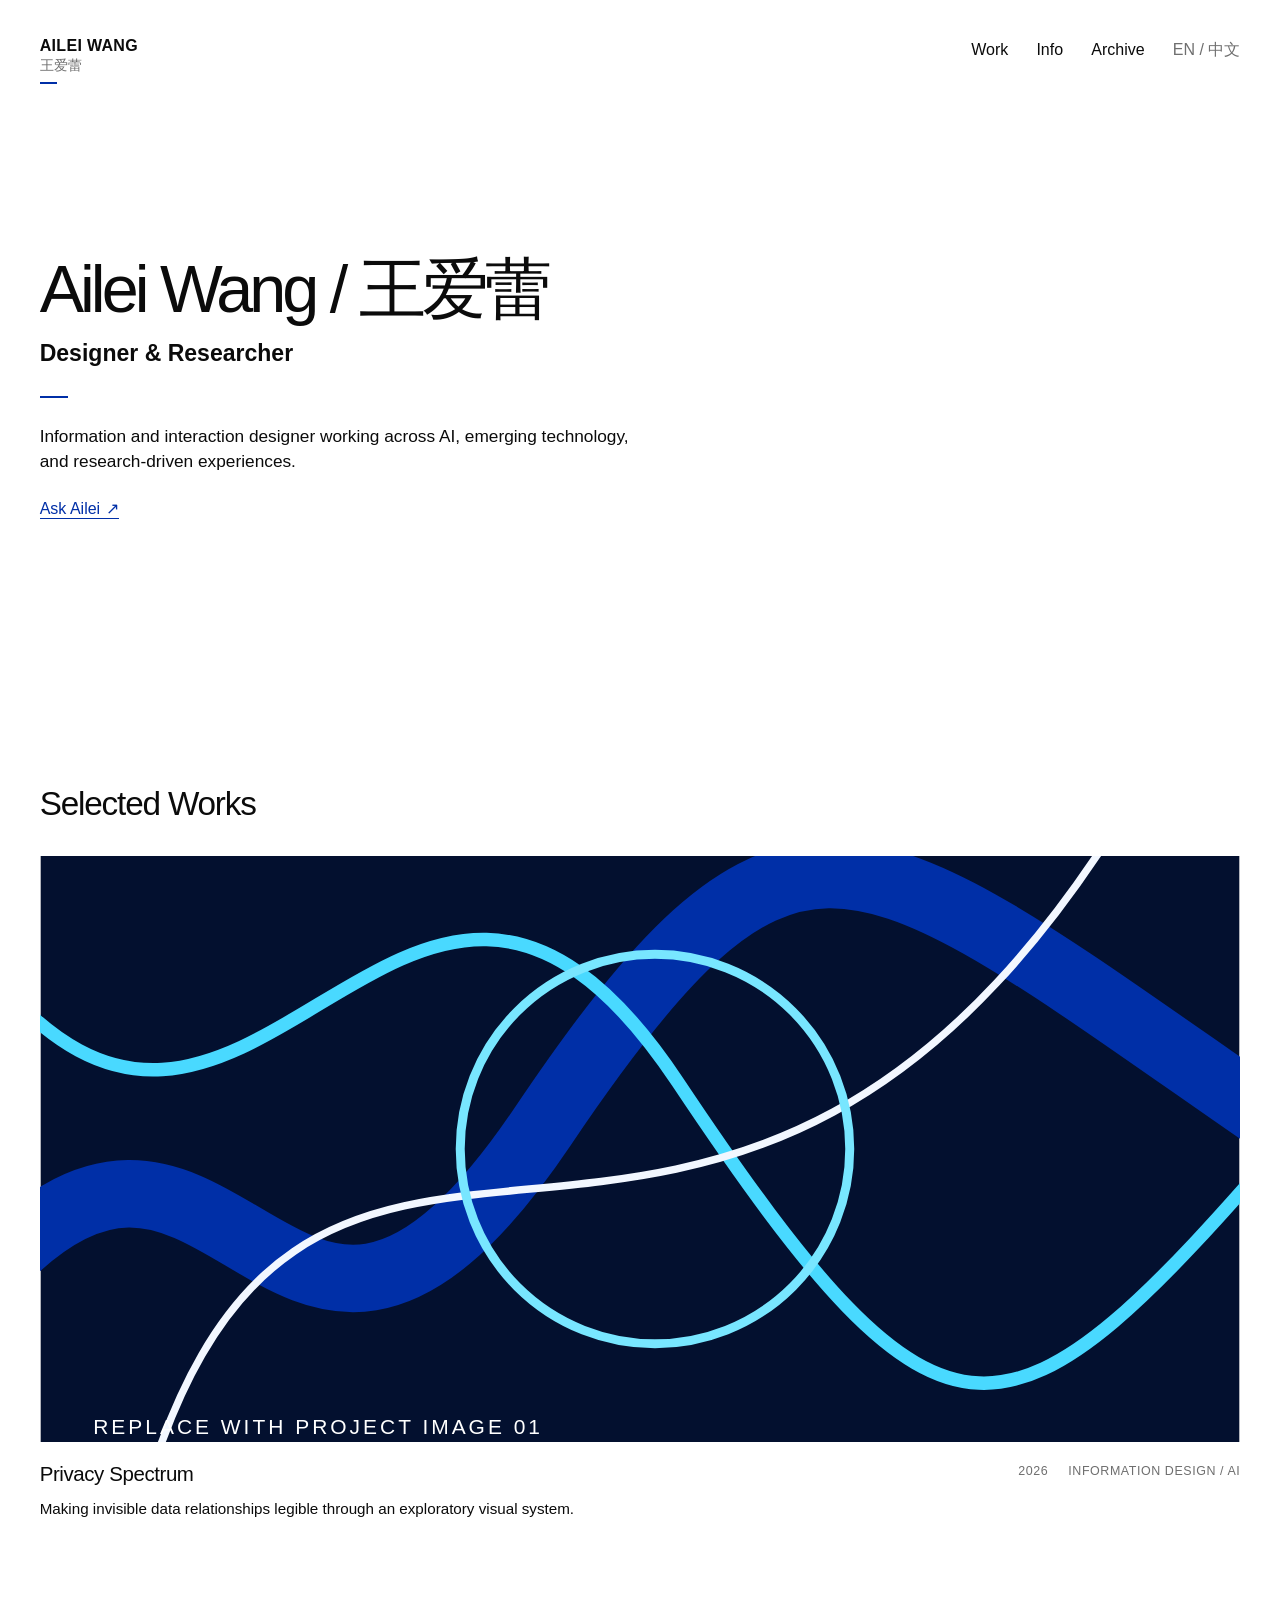
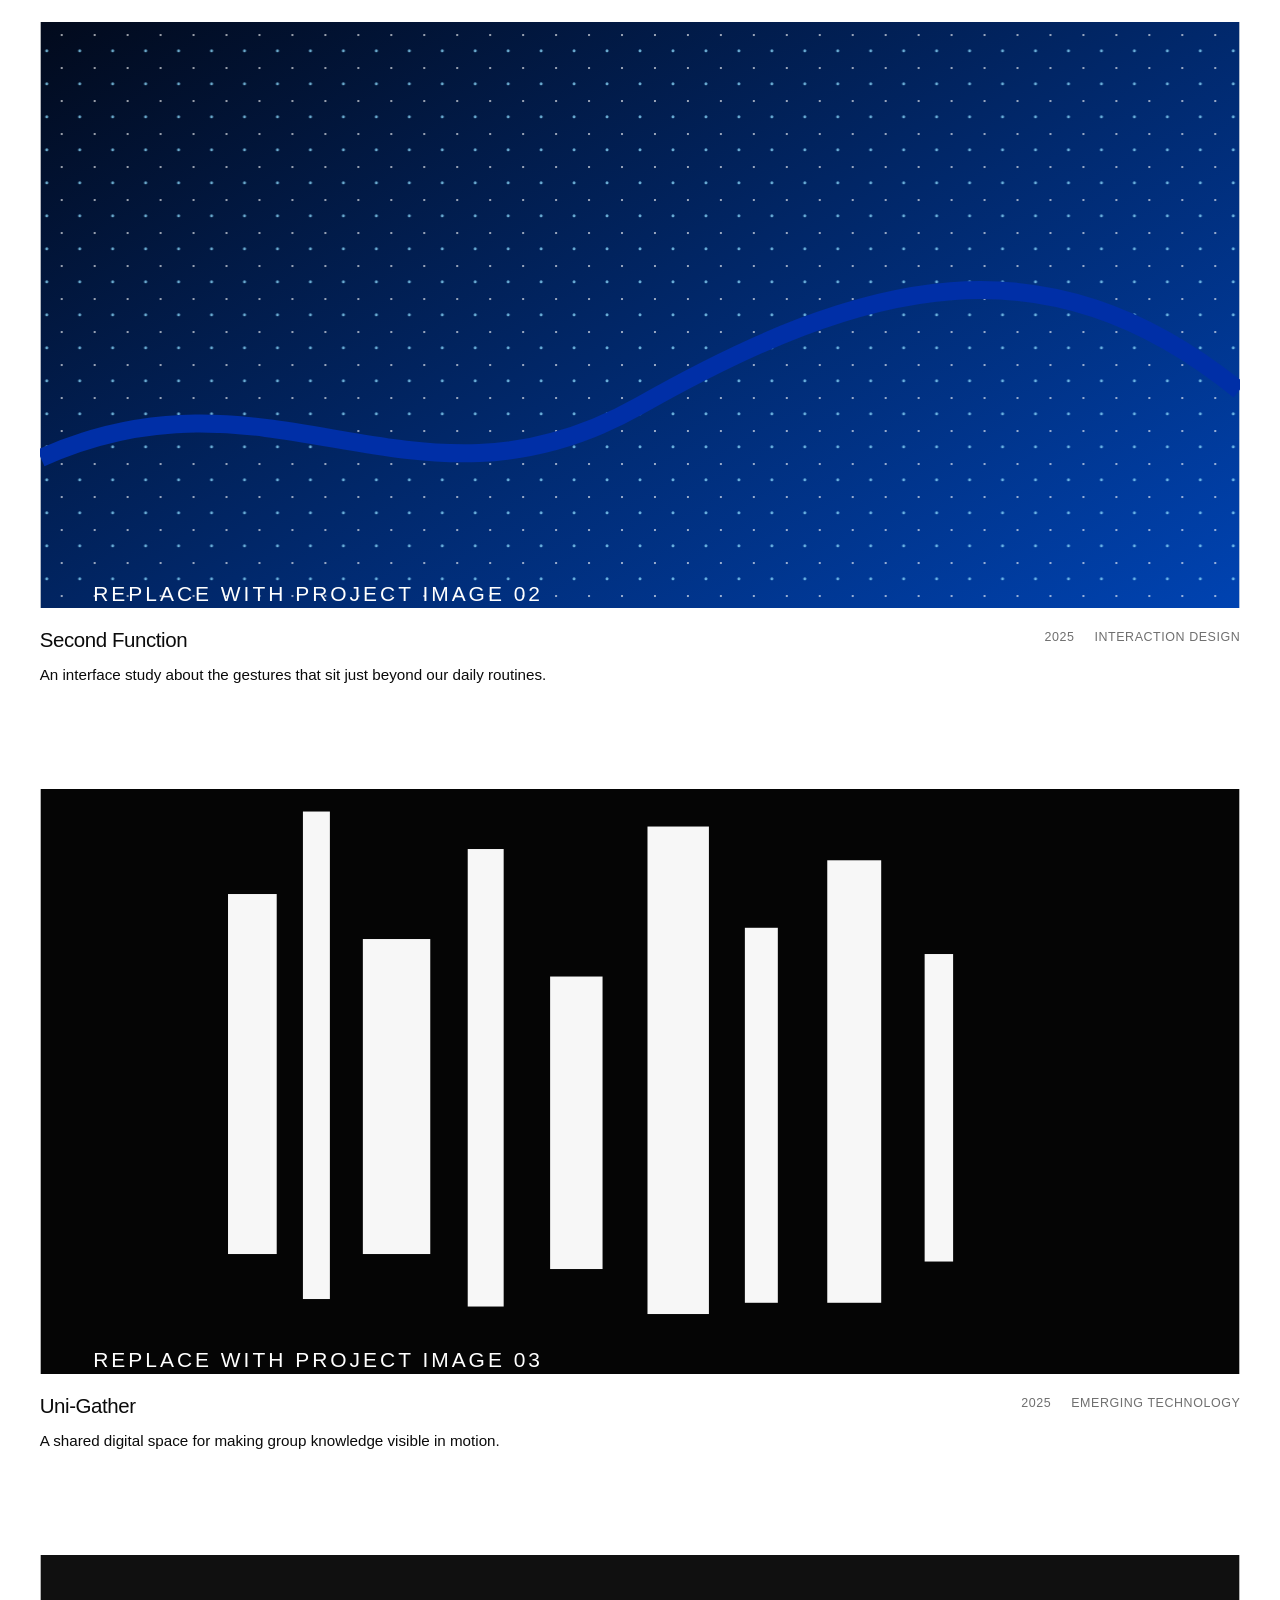
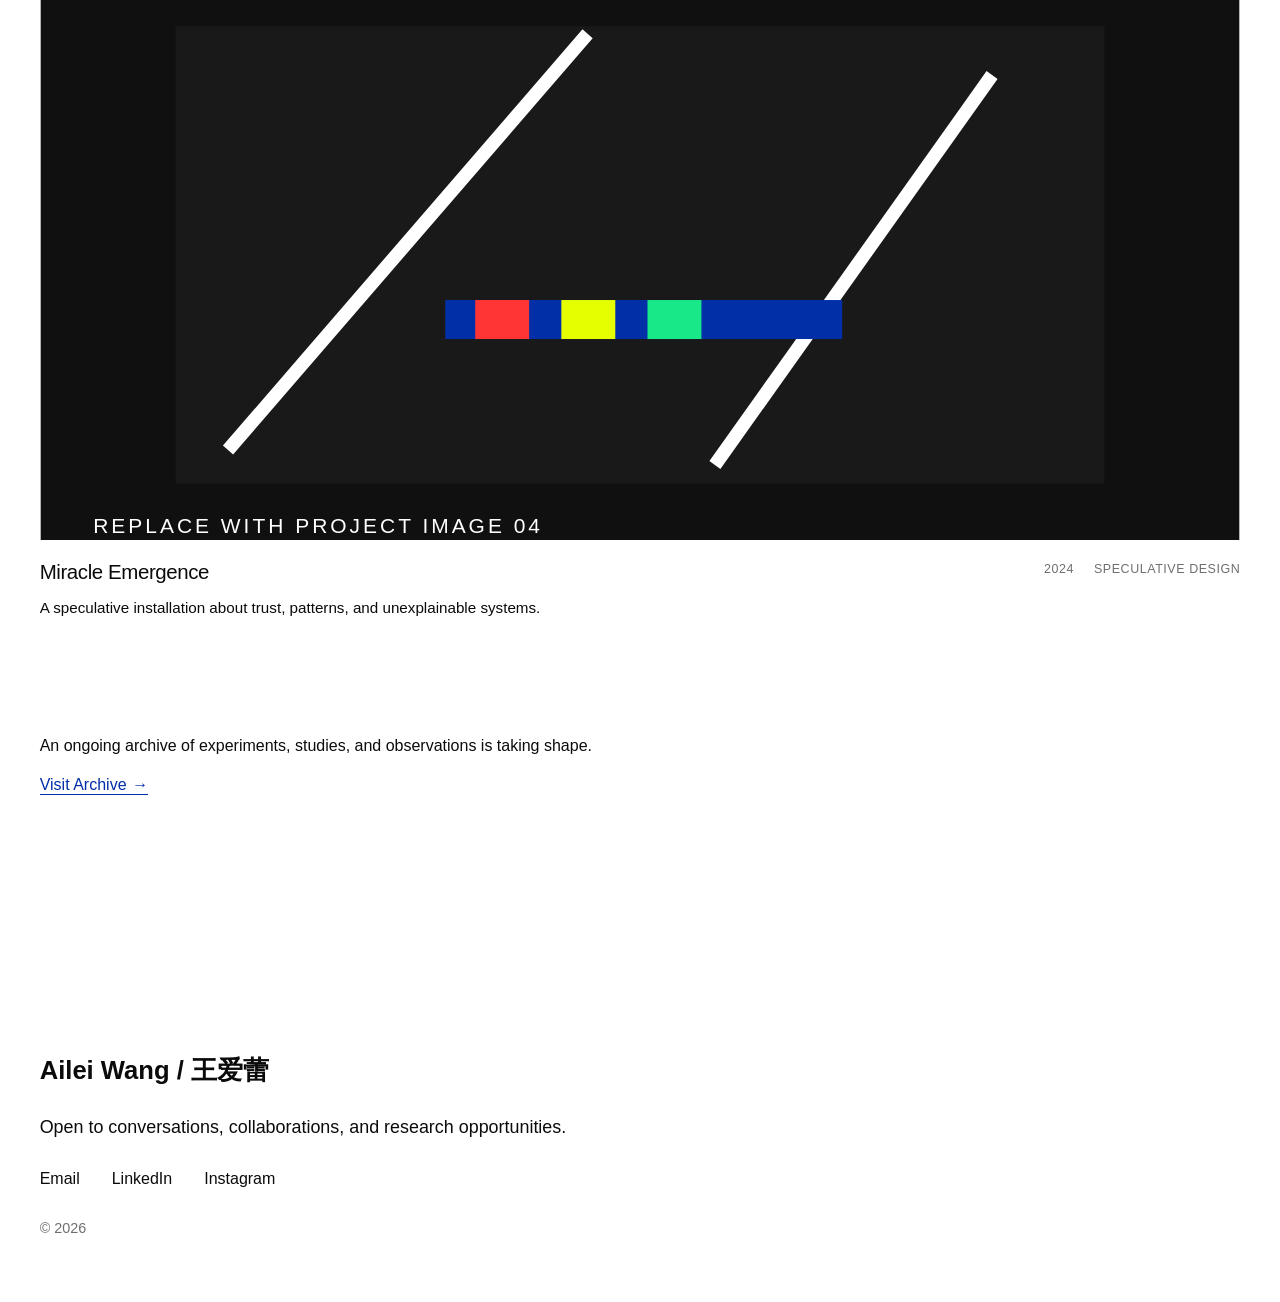
<file: index.html>
<!doctype html>
<html lang="en">
  <head>
    <meta charset="utf-8" />
    <meta name="viewport" content="width=device-width, initial-scale=1" />
    <meta name="description" content="Ailei Wang — information and interaction designer working across AI, emerging technology, and visual storytelling." />
    <meta name="theme-color" content="#ffffff" />
    <link rel="icon" type="image/svg+xml" href="data:image/svg+xml,%3Csvg xmlns='http://www.w3.org/2000/svg' viewBox='0 0 32 32'%3E%3Crect width='32' height='32' fill='%23002FA7'/%3E%3Cpath d='M7 24 15.5 7 25 24h-5l-1.4-3.5H13L11.5 24Z' fill='white'/%3E%3C/svg%3E" />
    <link rel="stylesheet" href="styles.css" />
    <script src="script.js" defer></script>
    <title>Ailei Wang — Information &amp; Interaction Designer</title>
  </head>
  <body>
    <a class="skip-link" href="#main">Skip to content</a>
    <header class="site-header site-shell">
      <a class="brand" href="index.html" aria-label="Ailei Wang, home" aria-current="page">
        <span class="brand__latin">AILEI WANG</span>
        <span class="brand__chinese">王爱蕾</span>
      </a>
      <nav class="site-nav" aria-label="Primary navigation">
        <ul class="site-nav__links">
          <li><a href="work.html">Work</a></li>
          <li><a href="info.html">Info</a></li>
          <li><a href="archive.html">Archive</a></li>
        </ul>
        <button class="language-toggle" type="button" data-language-toggle aria-label="切换到中文">EN / 中文</button>
      </nav>
    </header>

    <main id="main" class="site-shell">
      <section class="home-intro reveal" aria-labelledby="home-title">
        <h1 id="home-title" class="home-intro__title">Ailei Wang / 王爱蕾</h1>
        <p class="home-intro__role" data-en="Designer &amp; Researcher" data-zh="设计师与研究者">Designer &amp; Researcher</p>
        <hr class="home-intro__rule" />
        <p class="home-intro__summary" data-en="Information and interaction designer working across AI, emerging technology, and research-driven experiences." data-zh="信息与交互设计师，关注人工智能、新兴技术与研究驱动的体验。">Information and interaction designer working across AI, emerging technology, and research-driven experiences.</p>
        <a class="text-link" href="mailto:hello@aileiwang.com"><span data-en="Ask Ailei" data-zh="联系爱蕾">Ask Ailei</span> ↗</a>
      </section>

      <section class="selected-works" aria-labelledby="selected-title">
        <div class="selected-works__header reveal">
          <h2 id="selected-title" class="section-heading" data-en="Selected Works" data-zh="精选作品">Selected Works</h2>
        </div>

        <div class="project-list">
          <a class="project-card reveal" href="work.html#privacy-spectrum">
            <div class="project-card__image-wrap">
              <!-- Replace this src with your own project image, keeping the same aspect ratio. -->
              <img class="project-card__image" src="assets/project-01.svg" alt="Blue abstract placeholder for Privacy Spectrum" width="1600" height="780" />
            </div>
            <div class="project-card__caption">
              <h3 class="project-card__title">Privacy Spectrum</h3>
              <p class="project-card__description" data-en="Making invisible data relationships legible through an exploratory visual system." data-zh="通过探索性的视觉系统，让不可见的数据关系变得清晰可读。">Making invisible data relationships legible through an exploratory visual system.</p>
              <div class="project-card__meta meta"><span>2026</span><span>Information Design / AI</span></div>
            </div>
          </a>

          <a class="project-card reveal" href="work.html#second-function">
            <div class="project-card__image-wrap">
              <img class="project-card__image" src="assets/project-02.svg" alt="Dark blue abstract placeholder for Second Function" width="1600" height="780" />
            </div>
            <div class="project-card__caption">
              <h3 class="project-card__title">Second Function</h3>
              <p class="project-card__description" data-en="An interface study about the gestures that sit just beyond our daily routines." data-zh="一项关于日常行为之外微小手势的界面研究。">An interface study about the gestures that sit just beyond our daily routines.</p>
              <div class="project-card__meta meta"><span>2025</span><span>Interaction Design</span></div>
            </div>
          </a>

          <a class="project-card reveal" href="work.html#uni-gather">
            <div class="project-card__image-wrap">
              <img class="project-card__image" src="assets/project-03.svg" alt="Black and white abstract placeholder for Uni-Gather" width="1600" height="780" />
            </div>
            <div class="project-card__caption">
              <h3 class="project-card__title">Uni-Gather</h3>
              <p class="project-card__description" data-en="A shared digital space for making group knowledge visible in motion." data-zh="一个让群体知识在动态中显现的共享数字空间。">A shared digital space for making group knowledge visible in motion.</p>
              <div class="project-card__meta meta"><span>2025</span><span>Emerging Technology</span></div>
            </div>
          </a>

          <a class="project-card reveal" href="work.html#miracle-emergence">
            <div class="project-card__image-wrap">
              <img class="project-card__image" src="assets/project-04.svg" alt="Geometric placeholder for Miracle Emergence" width="1600" height="780" />
            </div>
            <div class="project-card__caption">
              <h3 class="project-card__title">Miracle Emergence</h3>
              <p class="project-card__description" data-en="A speculative installation about trust, patterns, and unexplainable systems." data-zh="一件关于信任、模式与不可解释系统的推想式装置。">A speculative installation about trust, patterns, and unexplainable systems.</p>
              <div class="project-card__meta meta"><span>2024</span><span>Speculative Design</span></div>
            </div>
          </a>
        </div>

        <div class="archive-callout reveal">
          <p data-en="An ongoing archive of experiments, studies, and observations is taking shape." data-zh="实验、研究与观察仍在持续汇入归档。">An ongoing archive of experiments, studies, and observations is taking shape.</p>
          <a class="text-link" href="archive.html"><span data-en="Visit Archive" data-zh="查看归档">Visit Archive</span> →</a>
        </div>
      </section>
    </main>

    <footer class="site-footer site-shell reveal">
      <p class="site-footer__name">Ailei Wang / 王爱蕾</p>
      <p class="site-footer__note" data-en="Open to conversations, collaborations, and research opportunities." data-zh="期待交流、合作与研究机会。">Open to conversations, collaborations, and research opportunities.</p>
      <ul class="site-footer__links">
        <li><a href="mailto:hello@aileiwang.com">Email</a></li>
        <li><a href="#" aria-label="LinkedIn — replace this placeholder URL">LinkedIn</a></li>
        <li><a href="#" aria-label="Instagram — replace this placeholder URL">Instagram</a></li>
      </ul>
      <p class="site-footer__copyright">© <span data-current-year>2026</span></p>
    </footer>
  </body>
</html>
</file>
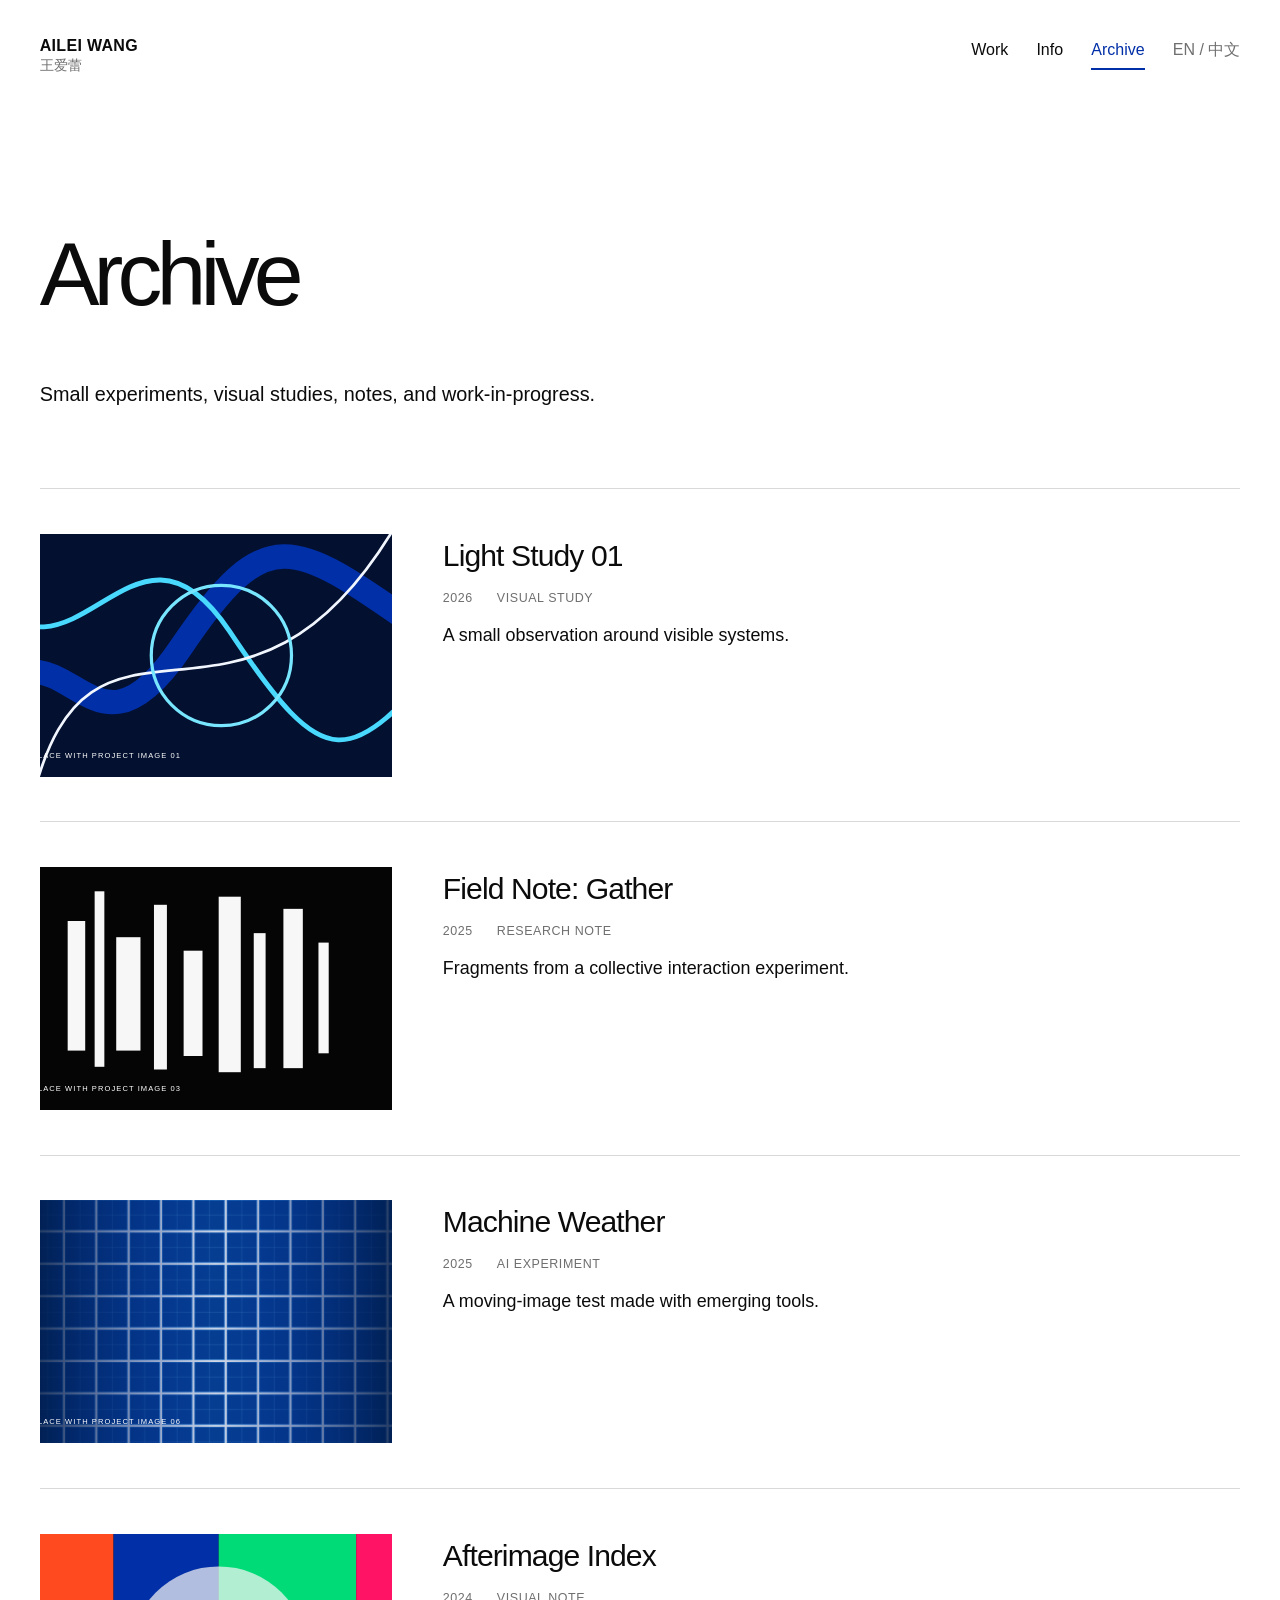
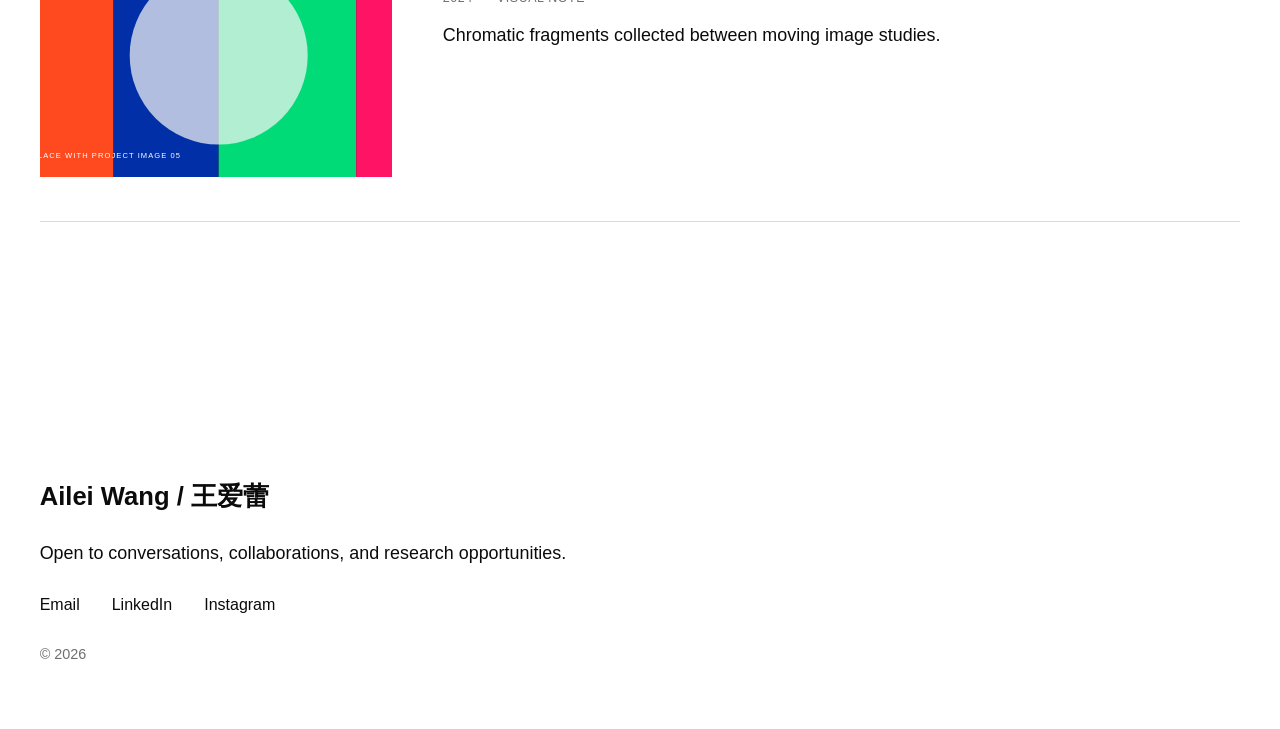
<file: archive.html>
<!doctype html>
<html lang="en">
  <head>
    <meta charset="utf-8" />
    <meta name="viewport" content="width=device-width, initial-scale=1" />
    <meta name="description" content="Archive of studies, notes, and works in progress by Ailei Wang." />
    <link rel="icon" type="image/svg+xml" href="data:image/svg+xml,%3Csvg xmlns='http://www.w3.org/2000/svg' viewBox='0 0 32 32'%3E%3Crect width='32' height='32' fill='%23002FA7'/%3E%3Cpath d='M7 24 15.5 7 25 24h-5l-1.4-3.5H13L11.5 24Z' fill='white'/%3E%3C/svg%3E" />
    <link rel="stylesheet" href="styles.css" />
    <script src="script.js" defer></script>
    <title>Archive — Ailei Wang</title>
  </head>
  <body>
    <a class="skip-link" href="#main">Skip to content</a>
    <header class="site-header site-shell">
      <a class="brand" href="index.html" aria-label="Ailei Wang, home"><span class="brand__latin">AILEI WANG</span><span class="brand__chinese">王爱蕾</span></a>
      <nav class="site-nav" aria-label="Primary navigation"><ul class="site-nav__links"><li><a href="work.html">Work</a></li><li><a href="info.html">Info</a></li><li><a href="archive.html" aria-current="page">Archive</a></li></ul><button class="language-toggle" type="button" data-language-toggle aria-label="切换到中文">EN / 中文</button></nav>
    </header>

    <main id="main" class="site-shell">
      <section class="page-hero reveal" aria-labelledby="page-title">
        <h1 id="page-title" class="display-title" data-en="Archive" data-zh="归档">Archive</h1>
        <p class="page-hero__intro" data-en="Small experiments, visual studies, notes, and work-in-progress." data-zh="小型实验、视觉研究、笔记与进行中的作品。">Small experiments, visual studies, notes, and work-in-progress.</p>
      </section>

      <section class="archive-list" aria-label="Timeline archive">
        <article class="archive-entry reveal">
          <div class="archive-entry__image-wrap"><img class="archive-entry__image" src="assets/project-01.svg" alt="Blue abstract placeholder for Light Study 01" width="700" height="480" /></div>
          <div><h2 class="archive-entry__title">Light Study 01</h2><div class="archive-entry__meta meta"><time datetime="2026">2026</time><span>Visual Study</span></div><p class="archive-entry__description" data-en="A small observation around visible systems." data-zh="一次围绕可见系统的微小观察。">A small observation around visible systems.</p></div>
        </article>
        <article class="archive-entry reveal">
          <div class="archive-entry__image-wrap"><img class="archive-entry__image" src="assets/project-03.svg" alt="Black and white abstract placeholder for Field Note: Gather" width="700" height="480" /></div>
          <div><h2 class="archive-entry__title">Field Note: Gather</h2><div class="archive-entry__meta meta"><time datetime="2025">2025</time><span>Research Note</span></div><p class="archive-entry__description" data-en="Fragments from a collective interaction experiment." data-zh="来自一次集体交互实验的片段。">Fragments from a collective interaction experiment.</p></div>
        </article>
        <article class="archive-entry reveal">
          <div class="archive-entry__image-wrap"><img class="archive-entry__image" src="assets/project-06.svg" alt="Blue grid placeholder for Machine Weather" width="700" height="480" /></div>
          <div><h2 class="archive-entry__title">Machine Weather</h2><div class="archive-entry__meta meta"><time datetime="2025">2025</time><span>AI Experiment</span></div><p class="archive-entry__description" data-en="A moving-image test made with emerging tools." data-zh="使用新兴工具完成的一次动态影像测试。">A moving-image test made with emerging tools.</p></div>
        </article>
        <article class="archive-entry reveal">
          <div class="archive-entry__image-wrap"><img class="archive-entry__image" src="assets/project-05.svg" alt="Color study placeholder for Afterimage Index" width="700" height="480" /></div>
          <div><h2 class="archive-entry__title">Afterimage Index</h2><div class="archive-entry__meta meta"><time datetime="2024">2024</time><span>Visual Note</span></div><p class="archive-entry__description" data-en="Chromatic fragments collected between moving image studies." data-zh="在动态影像研究之间采集的色彩片段。">Chromatic fragments collected between moving image studies.</p></div>
        </article>
      </section>
    </main>

    <footer class="site-footer site-shell reveal">
      <p class="site-footer__name">Ailei Wang / 王爱蕾</p><p class="site-footer__note" data-en="Open to conversations, collaborations, and research opportunities." data-zh="期待交流、合作与研究机会。">Open to conversations, collaborations, and research opportunities.</p><ul class="site-footer__links"><li><a href="mailto:hello@aileiwang.com">Email</a></li><li><a href="#">LinkedIn</a></li><li><a href="#">Instagram</a></li></ul><p class="site-footer__copyright">© <span data-current-year>2026</span></p>
    </footer>
  </body>
</html>
</file>
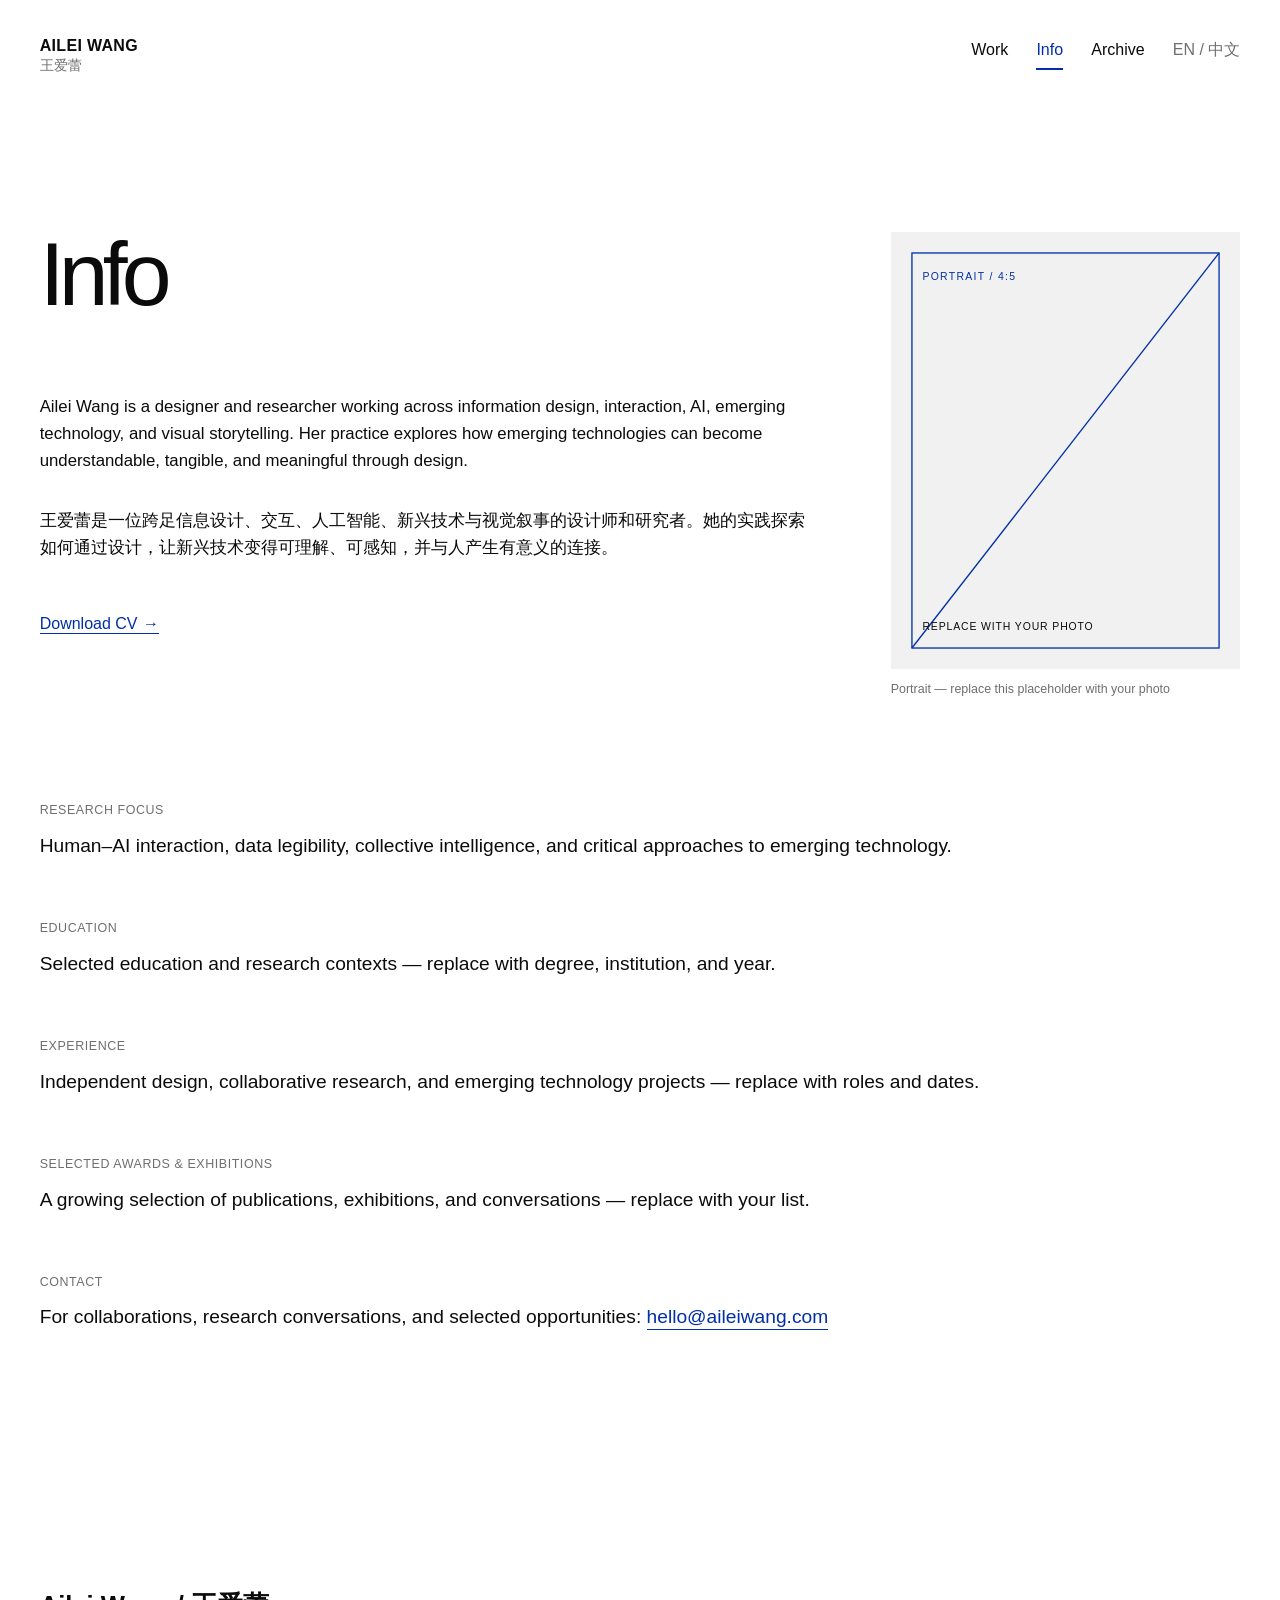
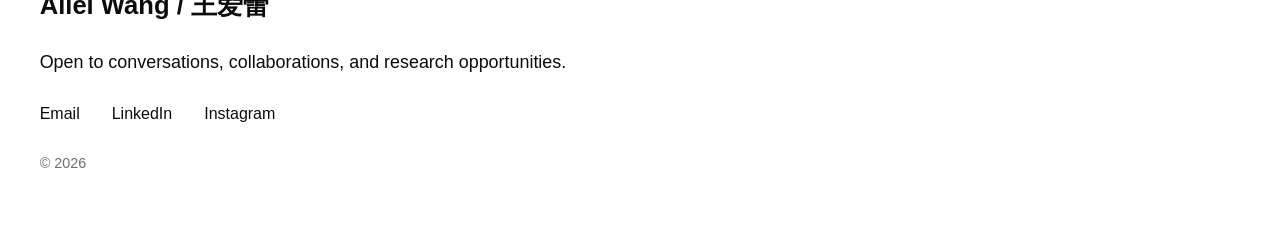
<file: info.html>
<!doctype html>
<html lang="en">
  <head>
    <meta charset="utf-8" />
    <meta name="viewport" content="width=device-width, initial-scale=1" />
    <meta name="description" content="About Ailei Wang — information and interaction designer and researcher." />
    <link rel="icon" type="image/svg+xml" href="data:image/svg+xml,%3Csvg xmlns='http://www.w3.org/2000/svg' viewBox='0 0 32 32'%3E%3Crect width='32' height='32' fill='%23002FA7'/%3E%3Cpath d='M7 24 15.5 7 25 24h-5l-1.4-3.5H13L11.5 24Z' fill='white'/%3E%3C/svg%3E" />
    <link rel="stylesheet" href="styles.css" />
    <script src="script.js" defer></script>
    <title>Info — Ailei Wang</title>
  </head>
  <body>
    <a class="skip-link" href="#main">Skip to content</a>
    <header class="site-header site-shell">
      <a class="brand" href="index.html" aria-label="Ailei Wang, home"><span class="brand__latin">AILEI WANG</span><span class="brand__chinese">王爱蕾</span></a>
      <nav class="site-nav" aria-label="Primary navigation"><ul class="site-nav__links"><li><a href="work.html">Work</a></li><li><a href="info.html" aria-current="page">Info</a></li><li><a href="archive.html">Archive</a></li></ul><button class="language-toggle" type="button" data-language-toggle aria-label="切换到中文">EN / 中文</button></nav>
    </header>

    <main id="main" class="site-shell">
      <div class="info-profile info-wrap reveal">
        <div class="info-profile__copy">
          <header class="info-profile__heading">
            <h1 id="page-title" class="display-title" data-en="Info" data-zh="关于">Info</h1>
          </header>
          <section class="info-lead" aria-label="Biography">
            <p data-en="Ailei Wang is a designer and researcher working across information design, interaction, AI, emerging technology, and visual storytelling. Her practice explores how emerging technologies can become understandable, tangible, and meaningful through design." data-zh="王爱蕾是一位跨足信息设计、交互、人工智能、新兴技术与视觉叙事的设计师和研究者。她的实践探索如何通过设计，让新兴技术变得可理解、可感知，并与人产生有意义的连接。">Ailei Wang is a designer and researcher working across information design, interaction, AI, emerging technology, and visual storytelling. Her practice explores how emerging technologies can become understandable, tangible, and meaningful through design.</p>
            <p lang="zh-CN">王爱蕾是一位跨足信息设计、交互、人工智能、新兴技术与视觉叙事的设计师和研究者。她的实践探索如何通过设计，让新兴技术变得可理解、可感知，并与人产生有意义的连接。</p>
          </section>
          <!-- Replace cv-ailei-wang.pdf with your real PDF file in this folder. -->
          <p class="info-download"><a class="text-link" href="cv-ailei-wang.pdf" download><span data-en="Download CV" data-zh="下载简历">Download CV</span> →</a></p>
        </div>
        <figure class="info-portrait">
          <!-- Replace this src with your portrait photo. A 4:5 vertical image works best. -->
          <img src="assets/profile-placeholder.svg" alt="Portrait placeholder — replace with a photograph of Ailei Wang" width="800" height="1000" />
          <figcaption class="info-portrait__caption" data-en="Portrait — replace this placeholder with your photo" data-zh="个人照片——请用你的照片替换此占位图">Portrait — replace this placeholder with your photo</figcaption>
        </figure>
      </div>

      <div class="info-wrap">
        <section class="info-sections" aria-label="Background and contact">
          <div class="info-item reveal"><p class="info-item__label eyebrow" data-en="Research Focus" data-zh="研究方向">Research Focus</p><p class="info-item__text" data-en="Human–AI interaction, data legibility, collective intelligence, and critical approaches to emerging technology." data-zh="人机交互、数据可读性、集体智能，以及对新兴技术的批判性研究。">Human–AI interaction, data legibility, collective intelligence, and critical approaches to emerging technology.</p></div>
          <div class="info-item reveal"><p class="info-item__label eyebrow" data-en="Education" data-zh="教育经历">Education</p><p class="info-item__text" data-en="Selected education and research contexts — replace with degree, institution, and year." data-zh="精选教育与研究经历——请替换为学位、院校与年份。">Selected education and research contexts — replace with degree, institution, and year.</p></div>
          <div class="info-item reveal"><p class="info-item__label eyebrow" data-en="Experience" data-zh="工作经历">Experience</p><p class="info-item__text" data-en="Independent design, collaborative research, and emerging technology projects — replace with roles and dates." data-zh="独立设计、协作研究与新兴技术项目——请替换为职位与日期。">Independent design, collaborative research, and emerging technology projects — replace with roles and dates.</p></div>
          <div class="info-item reveal"><p class="info-item__label eyebrow" data-en="Selected Awards &amp; Exhibitions" data-zh="奖项与展览">Selected Awards &amp; Exhibitions</p><p class="info-item__text" data-en="A growing selection of publications, exhibitions, and conversations — replace with your list." data-zh="持续更新的出版、展览与对谈——请替换为你的具体经历。">A growing selection of publications, exhibitions, and conversations — replace with your list.</p></div>
          <div class="info-item reveal"><p class="info-item__label eyebrow" data-en="Contact" data-zh="联系方式">Contact</p><p class="info-item__text"><span data-en="For collaborations, research conversations, and selected opportunities:" data-zh="如需合作、研究交流或项目邀约，请联系：">For collaborations, research conversations, and selected opportunities:</span> <a class="text-link" href="mailto:hello@aileiwang.com">hello@aileiwang.com</a></p></div>
        </section>
      </div>
    </main>

    <footer class="site-footer site-shell reveal">
      <p class="site-footer__name">Ailei Wang / 王爱蕾</p><p class="site-footer__note" data-en="Open to conversations, collaborations, and research opportunities." data-zh="期待交流、合作与研究机会。">Open to conversations, collaborations, and research opportunities.</p>
      <ul class="site-footer__links"><li><a href="mailto:hello@aileiwang.com">Email</a></li><li><a href="#">LinkedIn</a></li><li><a href="#">Instagram</a></li></ul><p class="site-footer__copyright">© <span data-current-year>2026</span></p>
    </footer>
  </body>
</html>
</file>
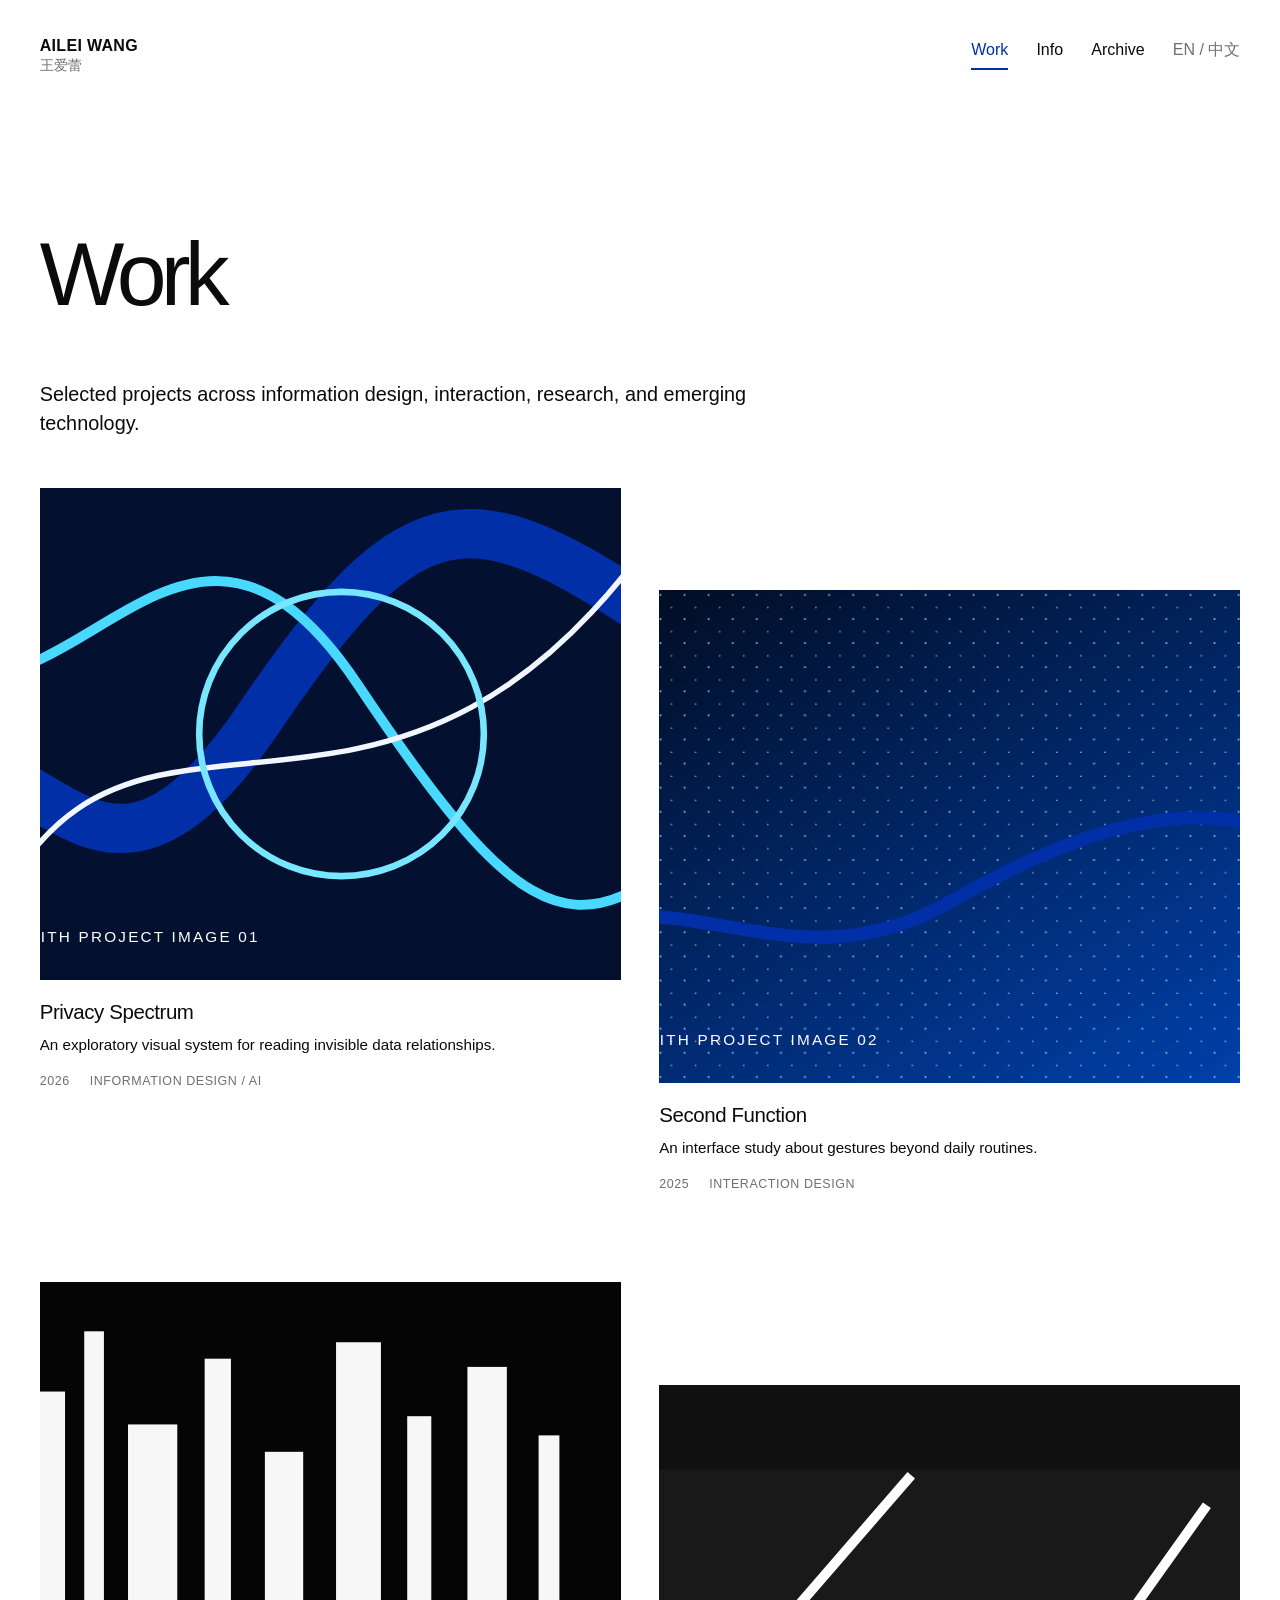
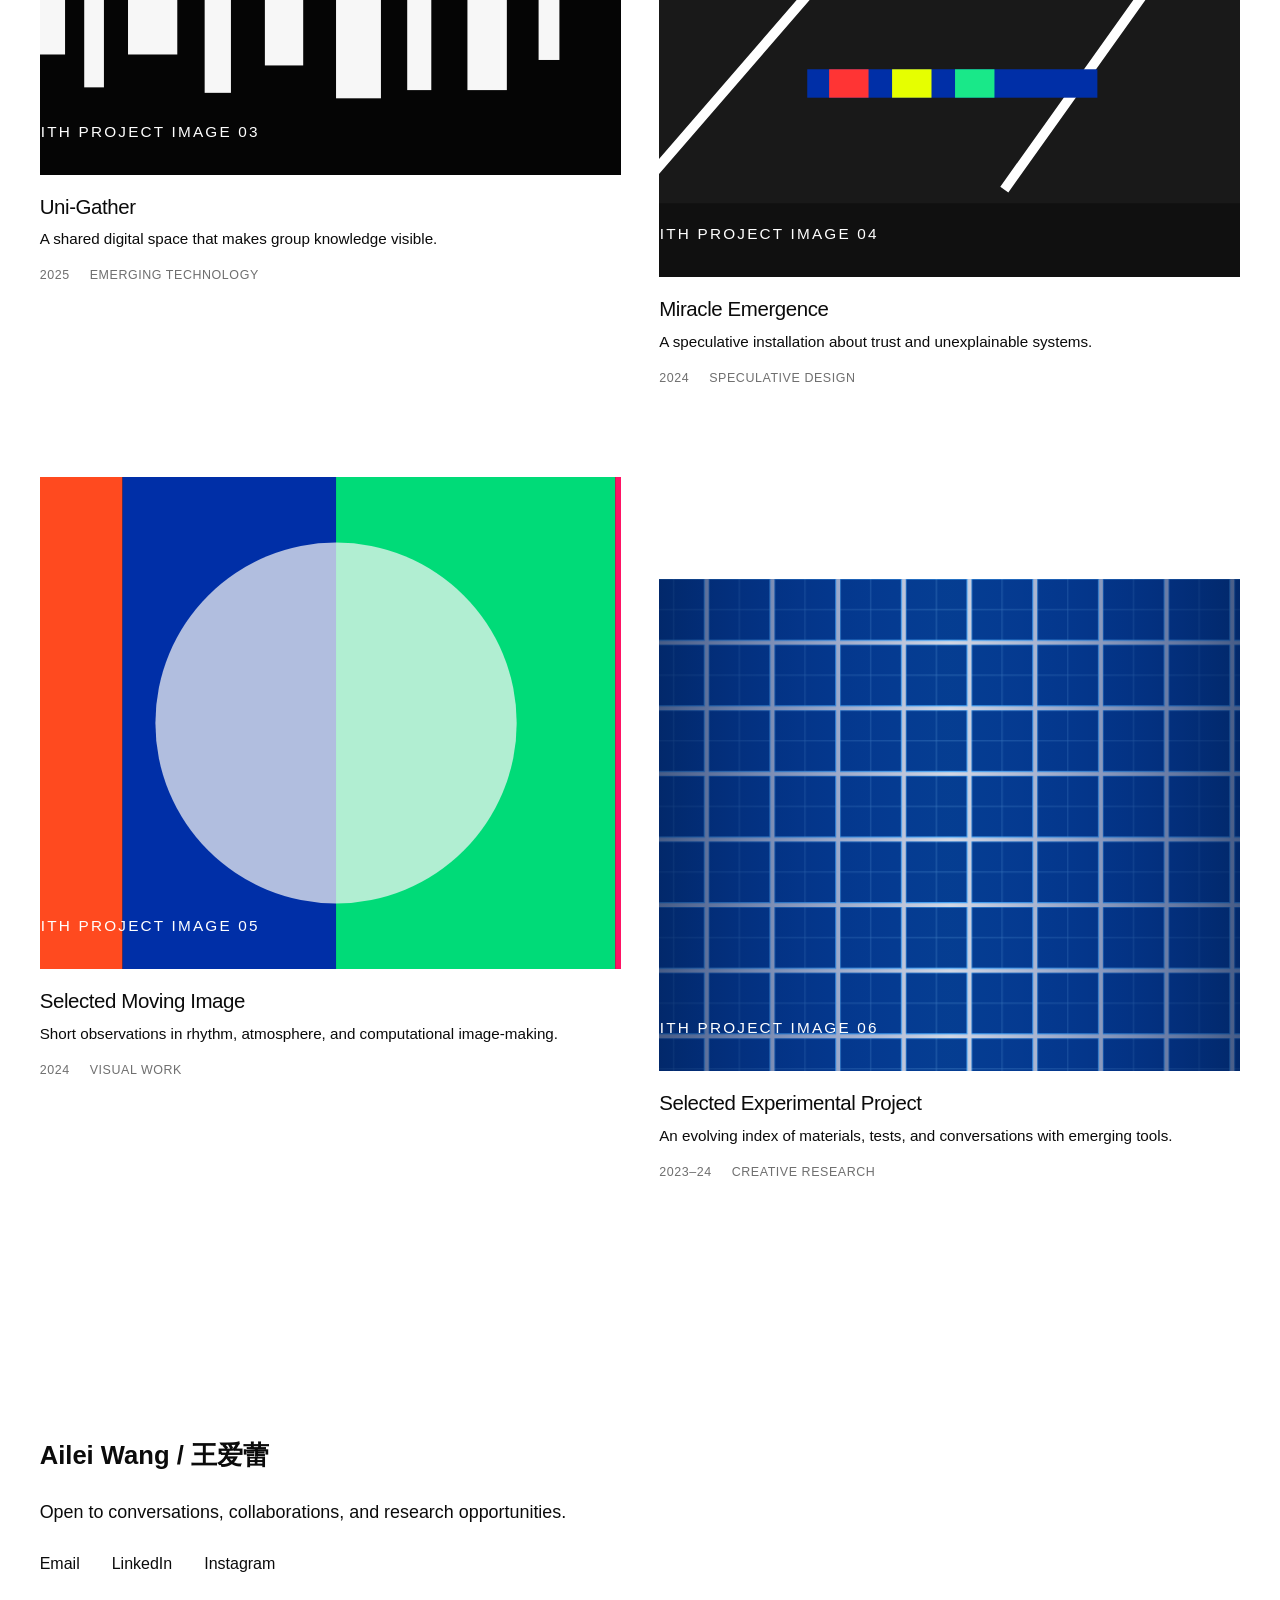
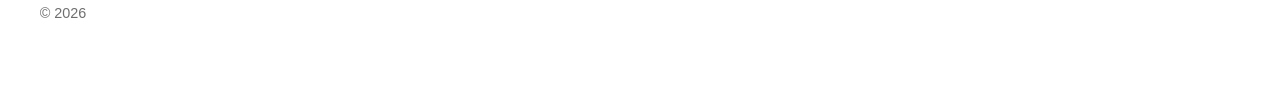
<file: work.html>
<!doctype html>
<html lang="en">
  <head>
    <meta charset="utf-8" />
    <meta name="viewport" content="width=device-width, initial-scale=1" />
    <meta name="description" content="Selected information design, interaction, AI, and emerging technology projects by Ailei Wang." />
    <link rel="icon" type="image/svg+xml" href="data:image/svg+xml,%3Csvg xmlns='http://www.w3.org/2000/svg' viewBox='0 0 32 32'%3E%3Crect width='32' height='32' fill='%23002FA7'/%3E%3Cpath d='M7 24 15.5 7 25 24h-5l-1.4-3.5H13L11.5 24Z' fill='white'/%3E%3C/svg%3E" />
    <link rel="stylesheet" href="styles.css" />
    <script src="script.js" defer></script>
    <title>Work — Ailei Wang</title>
  </head>
  <body>
    <a class="skip-link" href="#main">Skip to content</a>
    <header class="site-header site-shell">
      <a class="brand" href="index.html" aria-label="Ailei Wang, home"><span class="brand__latin">AILEI WANG</span><span class="brand__chinese">王爱蕾</span></a>
      <nav class="site-nav" aria-label="Primary navigation">
        <ul class="site-nav__links">
          <li><a href="work.html" aria-current="page">Work</a></li>
          <li><a href="info.html">Info</a></li>
          <li><a href="archive.html">Archive</a></li>
        </ul>
        <button class="language-toggle" type="button" data-language-toggle aria-label="切换到中文">EN / 中文</button>
      </nav>
    </header>

    <main id="main" class="site-shell">
      <section class="page-hero reveal" aria-labelledby="page-title">
        <h1 id="page-title" class="display-title" data-en="Work" data-zh="作品">Work</h1>
        <p class="page-hero__intro" data-en="Selected projects across information design, interaction, research, and emerging technology." data-zh="横跨信息设计、交互、研究与新兴技术的精选项目。">Selected projects across information design, interaction, research, and emerging technology.</p>
      </section>

      <section class="work-grid" aria-label="All projects">
        <article class="project-card reveal" id="privacy-spectrum">
          <div class="project-card__image-wrap"><img class="project-card__image" src="assets/project-01.svg" alt="Blue abstract placeholder for Privacy Spectrum" width="1000" height="850" /></div>
          <div class="project-card__caption"><h2 class="project-card__title">Privacy Spectrum</h2><p class="project-card__description" data-en="An exploratory visual system for reading invisible data relationships." data-zh="用于理解隐形数据关系的探索性视觉系统。">An exploratory visual system for reading invisible data relationships.</p><div class="project-card__meta meta"><span>2026</span><span>Information Design / AI</span></div></div>
        </article>
        <article class="project-card reveal" id="second-function">
          <div class="project-card__image-wrap"><img class="project-card__image" src="assets/project-02.svg" alt="Dark blue abstract placeholder for Second Function" width="1000" height="850" /></div>
          <div class="project-card__caption"><h2 class="project-card__title">Second Function</h2><p class="project-card__description" data-en="An interface study about gestures beyond daily routines." data-zh="关于日常行为之外手势的界面研究。">An interface study about gestures beyond daily routines.</p><div class="project-card__meta meta"><span>2025</span><span>Interaction Design</span></div></div>
        </article>
        <article class="project-card reveal" id="uni-gather">
          <div class="project-card__image-wrap"><img class="project-card__image" src="assets/project-03.svg" alt="Black and white abstract placeholder for Uni-Gather" width="1000" height="850" /></div>
          <div class="project-card__caption"><h2 class="project-card__title">Uni-Gather</h2><p class="project-card__description" data-en="A shared digital space that makes group knowledge visible." data-zh="让群体知识显现的共享数字空间。">A shared digital space that makes group knowledge visible.</p><div class="project-card__meta meta"><span>2025</span><span>Emerging Technology</span></div></div>
        </article>
        <article class="project-card reveal" id="miracle-emergence">
          <div class="project-card__image-wrap"><img class="project-card__image" src="assets/project-04.svg" alt="Geometric placeholder for Miracle Emergence" width="1000" height="850" /></div>
          <div class="project-card__caption"><h2 class="project-card__title">Miracle Emergence</h2><p class="project-card__description" data-en="A speculative installation about trust and unexplainable systems." data-zh="关于信任与不可解释系统的推想式装置。">A speculative installation about trust and unexplainable systems.</p><div class="project-card__meta meta"><span>2024</span><span>Speculative Design</span></div></div>
        </article>
        <article class="project-card reveal">
          <div class="project-card__image-wrap"><img class="project-card__image" src="assets/project-05.svg" alt="Color field placeholder for Selected Moving Image" width="1000" height="850" /></div>
          <div class="project-card__caption"><h2 class="project-card__title">Selected Moving Image</h2><p class="project-card__description" data-en="Short observations in rhythm, atmosphere, and computational image-making." data-zh="关于节奏、氛围与计算影像的短篇观察。">Short observations in rhythm, atmosphere, and computational image-making.</p><div class="project-card__meta meta"><span>2024</span><span>Visual Work</span></div></div>
        </article>
        <article class="project-card reveal">
          <div class="project-card__image-wrap"><img class="project-card__image" src="assets/project-06.svg" alt="Blue grid placeholder for Selected Experimental Project" width="1000" height="850" /></div>
          <div class="project-card__caption"><h2 class="project-card__title">Selected Experimental Project</h2><p class="project-card__description" data-en="An evolving index of materials, tests, and conversations with emerging tools." data-zh="持续收录材料、测试与新兴工具对话的索引。">An evolving index of materials, tests, and conversations with emerging tools.</p><div class="project-card__meta meta"><span>2023–24</span><span>Creative Research</span></div></div>
        </article>
      </section>
    </main>

    <footer class="site-footer site-shell reveal">
      <p class="site-footer__name">Ailei Wang / 王爱蕾</p><p class="site-footer__note" data-en="Open to conversations, collaborations, and research opportunities." data-zh="期待交流、合作与研究机会。">Open to conversations, collaborations, and research opportunities.</p>
      <ul class="site-footer__links"><li><a href="mailto:hello@aileiwang.com">Email</a></li><li><a href="#">LinkedIn</a></li><li><a href="#">Instagram</a></li></ul>
      <p class="site-footer__copyright">© <span data-current-year>2026</span></p>
    </footer>
  </body>
</html>
</file>
<file: styles.css>
:root {
  --color-paper: #ffffff;
  --color-ink: #0b0b0b;
  --color-muted: #6f6f6f;
  --color-line: #d9d9d9;
  --color-blue: #002fa7;
  --page-pad: clamp(1.25rem, 3.1vw, 3.75rem);
  --content-width: 128rem;
  --ease: cubic-bezier(0.22, 1, 0.36, 1);
}

* {
  box-sizing: border-box;
}

html {
  scroll-behavior: smooth;
}

body {
  margin: 0;
  background: var(--color-paper);
  color: var(--color-ink);
  font-family: Arial, "Helvetica Neue", Helvetica, "Noto Sans SC", sans-serif;
  font-size: 1rem;
  line-height: 1.45;
  text-rendering: optimizeLegibility;
  -webkit-font-smoothing: antialiased;
}

a {
  color: inherit;
  text-decoration: none;
}

img {
  display: block;
  height: auto;
  max-width: 100%;
}

button {
  font: inherit;
}

:focus-visible {
  outline: 2px solid var(--color-blue);
  outline-offset: 5px;
}

::selection {
  background: var(--color-blue);
  color: #fff;
}

.site-shell {
  width: min(100%, var(--content-width));
  margin-inline: auto;
  padding-inline: var(--page-pad);
}

.skip-link {
  position: fixed;
  z-index: 100;
  top: 0.75rem;
  left: 0.75rem;
  padding: 0.65rem 0.85rem;
  background: var(--color-blue);
  color: #fff;
  transform: translateY(-160%);
  transition: transform 180ms ease;
}

.skip-link:focus {
  transform: translateY(0);
}

/* Shared header */
.site-header {
  display: flex;
  align-items: flex-start;
  justify-content: space-between;
  min-height: 10.5rem;
  padding-top: clamp(1.75rem, 3vw, 3rem);
}

.brand {
  position: relative;
  display: inline-flex;
  flex-direction: column;
  line-height: 1.04;
}

.brand__latin {
  font-size: 1rem;
  font-weight: 700;
  letter-spacing: 0.02em;
}

.brand__chinese {
  margin-top: 0.18rem;
  color: var(--color-muted);
  font-size: 0.9rem;
}

.brand[aria-current="page"]::after {
  position: absolute;
  bottom: -0.7rem;
  left: 0;
  width: 1.1rem;
  height: 2px;
  background: var(--color-blue);
  content: "";
}

.site-nav {
  display: flex;
  align-items: center;
  gap: clamp(1.2rem, 2.2vw, 2.2rem);
}

.site-nav__links {
  display: flex;
  align-items: center;
  gap: clamp(1.2rem, 2.2vw, 2.2rem);
  list-style: none;
  margin: 0;
  padding: 0;
}

.site-nav a,
.language-toggle {
  position: relative;
  border: 0;
  background: transparent;
  color: var(--color-ink);
  cursor: pointer;
  font-size: 1rem;
  line-height: 1;
  padding: 0.2rem 0;
}

.site-nav a::after {
  position: absolute;
  right: 0;
  bottom: -0.55rem;
  left: 0;
  height: 2px;
  background: var(--color-blue);
  content: "";
  transform: scaleX(0);
  transform-origin: right;
  transition: transform 240ms var(--ease);
}

.site-nav a:hover::after,
.site-nav a[aria-current="page"]::after {
  transform: scaleX(1);
  transform-origin: left;
}

.site-nav a[aria-current="page"] {
  color: var(--color-blue);
}

.language-toggle {
  color: var(--color-muted);
  white-space: nowrap;
}

.language-toggle:hover {
  color: var(--color-blue);
}

/* Typography */
.eyebrow,
.meta {
  color: var(--color-muted);
  font-size: 0.78rem;
  letter-spacing: 0.045em;
  text-transform: uppercase;
}

.display-title {
  margin: 0;
  font-size: clamp(3.6rem, 7vw, 7.4rem);
  font-weight: 400;
  letter-spacing: -0.065em;
  line-height: 0.94;
}

.section-heading {
  margin: 0;
  font-size: clamp(1.7rem, 2.6vw, 2.7rem);
  font-weight: 500;
  letter-spacing: -0.035em;
}

.text-link {
  display: inline-flex;
  gap: 0.35rem;
  align-items: center;
  border-bottom: 1px solid currentColor;
  color: var(--color-blue);
  line-height: 1.2;
  transition: gap 200ms var(--ease);
}

.text-link:hover {
  gap: 0.6rem;
}

/* Home */
.home-intro {
  max-width: 72rem;
  min-height: min(48rem, 68vh);
  padding-top: clamp(3.5rem, 7vw, 8rem);
}

.home-intro__title {
  max-width: none;
  margin: 0;
  font-size: clamp(1.95rem, 5.2vw, 6.5rem);
  font-weight: 500;
  letter-spacing: -0.06em;
  line-height: 0.96;
  white-space: nowrap;
}

.home-intro__role {
  margin: 1rem 0 0;
  font-size: clamp(1.15rem, 1.8vw, 1.7rem);
  font-weight: 600;
}

.home-intro__rule {
  width: 1.75rem;
  height: 2px;
  margin: 1.6rem 0;
  border: 0;
  background: var(--color-blue);
}

.home-intro__summary {
  max-width: 38rem;
  margin: 0 0 1.4rem;
  font-size: clamp(1rem, 1.35vw, 1.25rem);
}

.selected-works__header {
  margin-bottom: 1.75rem;
}

.project-list {
  display: grid;
  gap: clamp(4.5rem, 8vw, 9rem);
}

.project-card {
  display: block;
}

.project-card__image-wrap {
  position: relative;
  overflow: hidden;
  aspect-ratio: 2.05 / 1;
  background: #eaeaea;
  box-shadow: 0 0 0 rgba(0, 0, 0, 0);
  transition: box-shadow 420ms var(--ease), transform 420ms var(--ease);
}

.project-card__image {
  width: 100%;
  height: 100%;
  object-fit: cover;
  transition: transform 720ms var(--ease), filter 420ms ease;
}

.project-card:hover .project-card__image-wrap {
  box-shadow: 0 1.25rem 3.4rem rgba(0, 0, 0, 0.14);
  transform: translateY(-0.2rem);
}

.project-card:hover .project-card__image {
  filter: saturate(1.06);
  transform: scale(1.018);
}

.project-card__caption {
  display: grid;
  grid-template-columns: minmax(0, 1fr) auto;
  gap: 0.6rem 2rem;
  padding-top: 1.05rem;
}

.project-card__title {
  margin: 0;
  font-size: clamp(1.15rem, 1.6vw, 1.5rem);
  font-weight: 500;
  letter-spacing: -0.02em;
}

.project-card__description {
  max-width: 52rem;
  margin: 0;
  grid-column: 1;
  font-size: 0.95rem;
}

.project-card__meta {
  display: flex;
  justify-content: flex-end;
  gap: 1.25rem;
  grid-column: 2;
  grid-row: 1 / span 2;
  padding-top: 0.2rem;
  white-space: nowrap;
}

.archive-callout {
  margin-top: clamp(5rem, 9vw, 10rem);
  max-width: 39rem;
}

.archive-callout p {
  margin: 0 0 1rem;
}

/* Work page */
.page-hero {
  min-height: clamp(20rem, 26vh, 22rem);
  padding-top: clamp(2.5rem, 5vw, 5rem);
}

.page-hero__intro {
  max-width: 48rem;
  margin: clamp(2.5rem, 5vw, 5rem) 0 0;
  font-size: clamp(1.1rem, 1.55vw, 1.35rem);
}

.work-grid {
  display: grid;
  grid-template-columns: repeat(2, minmax(0, 1fr));
  align-items: start;
  gap: clamp(4rem, 7vw, 8rem) clamp(1.5rem, 3vw, 3rem);
}

.work-grid .project-card:nth-child(even) {
  margin-top: clamp(4rem, 8vw, 9rem);
}

.work-grid .project-card__image-wrap {
  aspect-ratio: 1.18 / 1;
}

.work-grid .project-card__caption {
  display: block;
}

.work-grid .project-card__description {
  margin-top: 0.45rem;
}

.work-grid .project-card__meta {
  justify-content: flex-start;
  margin-top: 0.8rem;
}

/* Info page */
.info-wrap {
  width: min(100%, 82rem);
  margin-inline: auto;
}

.info-profile {
  display: grid;
  grid-template-columns: minmax(0, 1.55fr) minmax(16rem, 0.7fr);
  align-items: start;
  gap: clamp(3rem, 6vw, 7rem);
  padding-top: clamp(2.5rem, 5vw, 5rem);
  margin-bottom: clamp(5rem, 8vw, 8rem);
}

.info-profile__heading {
  margin-bottom: clamp(3.5rem, 6vw, 6rem);
}

.info-lead {
  max-width: 48rem;
  margin: 0;
  font-size: clamp(1.05rem, 1.25vw, 1.35rem);
  line-height: 1.62;
}

.info-lead p {
  margin: 0 0 2rem;
}

.info-lead p:last-child {
  margin-bottom: 0;
}

.info-portrait {
  margin: 0;
}

.info-portrait img {
  width: 100%;
  aspect-ratio: 4 / 5;
  background: #f2f2f2;
  object-fit: cover;
}

.info-portrait__caption {
  margin-top: 0.75rem;
  color: var(--color-muted);
  font-size: 0.78rem;
  line-height: 1.4;
}

.info-sections {
  display: grid;
  gap: 3.7rem;
}

.info-item__label {
  margin: 0 0 0.8rem;
}

.info-item__text {
  margin: 0;
  font-size: clamp(1.05rem, 1.5vw, 1.3rem);
}

.info-download {
  margin: clamp(2.5rem, 4vw, 4rem) 0 0;
}

/* Archive page */
.archive-list {
  border-top: 1px solid var(--color-line);
}

.archive-entry {
  display: grid;
  grid-template-columns: minmax(15rem, 22rem) minmax(0, 1fr);
  gap: clamp(2rem, 4vw, 4.5rem);
  padding: clamp(2rem, 3.5vw, 3.5rem) 0;
  border-bottom: 1px solid var(--color-line);
}

.archive-entry__image-wrap {
  overflow: hidden;
  align-self: start;
  aspect-ratio: 1.45 / 1;
  background: #eaeaea;
}

.archive-entry__image {
  width: 100%;
  height: 100%;
  object-fit: cover;
  transition: transform 650ms var(--ease);
}

.archive-entry:hover .archive-entry__image {
  transform: scale(1.025);
}

.archive-entry__title {
  margin: 0 0 0.7rem;
  font-size: clamp(1.5rem, 2.35vw, 2.25rem);
  font-weight: 500;
  letter-spacing: -0.03em;
}

.archive-entry__meta {
  display: flex;
  gap: 1.5rem;
  margin-bottom: 1rem;
}

.archive-entry__description {
  margin: 0;
  font-size: clamp(1rem, 1.4vw, 1.25rem);
}

/* Shared footer */
.site-footer {
  margin-top: clamp(10rem, 20vw, 22rem);
  padding-block: 0 clamp(2.8rem, 5vw, 5rem);
}

.site-footer__name {
  margin: 0 0 1.6rem;
  font-size: clamp(1.35rem, 2vw, 2rem);
  font-weight: 600;
  white-space: nowrap;
}

.site-footer__note {
  max-width: 43rem;
  margin: 0 0 1.65rem;
  font-size: clamp(1rem, 1.4vw, 1.22rem);
}

.site-footer__links {
  display: flex;
  flex-wrap: wrap;
  gap: 1.3rem 2rem;
  list-style: none;
  margin: 0 0 1.7rem;
  padding: 0;
}

.site-footer__links a {
  border-bottom: 1px solid transparent;
}

.site-footer__links a:hover {
  border-color: var(--color-blue);
  color: var(--color-blue);
}

.site-footer__copyright {
  margin: 0;
  color: var(--color-muted);
  font-size: 0.9rem;
}

/* Progressive reveal: content remains visible when JavaScript is unavailable. */
.reveal {
  opacity: 1;
  transform: translateY(0);
}

.js .reveal {
  opacity: 0;
  transform: translateY(1.4rem);
  transition: opacity 720ms var(--ease), transform 720ms var(--ease);
}

.js .reveal.is-visible {
  opacity: 1;
  transform: translateY(0);
}

@media (max-width: 760px) {
  .site-header {
    min-height: 9rem;
  }

  .site-nav {
    align-items: flex-end;
    flex-direction: column-reverse;
    gap: 0.8rem;
  }

  .site-nav__links {
    gap: 1rem;
  }

  .site-nav a,
  .language-toggle {
    font-size: 0.9rem;
  }

  .home-intro {
    min-height: 32rem;
    padding-top: 3rem;
  }

  .project-card__caption {
    display: block;
  }

  .project-card__description {
    margin-top: 0.45rem;
  }

  .project-card__meta {
    justify-content: flex-start;
    margin-top: 0.8rem;
  }

  .work-grid {
    grid-template-columns: 1fr;
  }

  .work-grid .project-card:nth-child(even) {
    margin-top: 0;
  }

  .archive-entry {
    grid-template-columns: 1fr;
  }

  .archive-entry__image-wrap {
    max-width: 30rem;
  }
}

@media (max-width: 940px) {
  .info-profile {
    grid-template-columns: 1fr;
    gap: 3rem;
  }

  .info-portrait {
    width: min(100%, 28rem);
  }
}

@media (prefers-reduced-motion: reduce) {
  html {
    scroll-behavior: auto;
  }

  *,
  *::before,
  *::after {
    scroll-behavior: auto !important;
    transition-duration: 0.01ms !important;
    animation-duration: 0.01ms !important;
    animation-iteration-count: 1 !important;
  }

  .js .reveal {
    opacity: 1;
    transform: none;
  }
}
</file>
